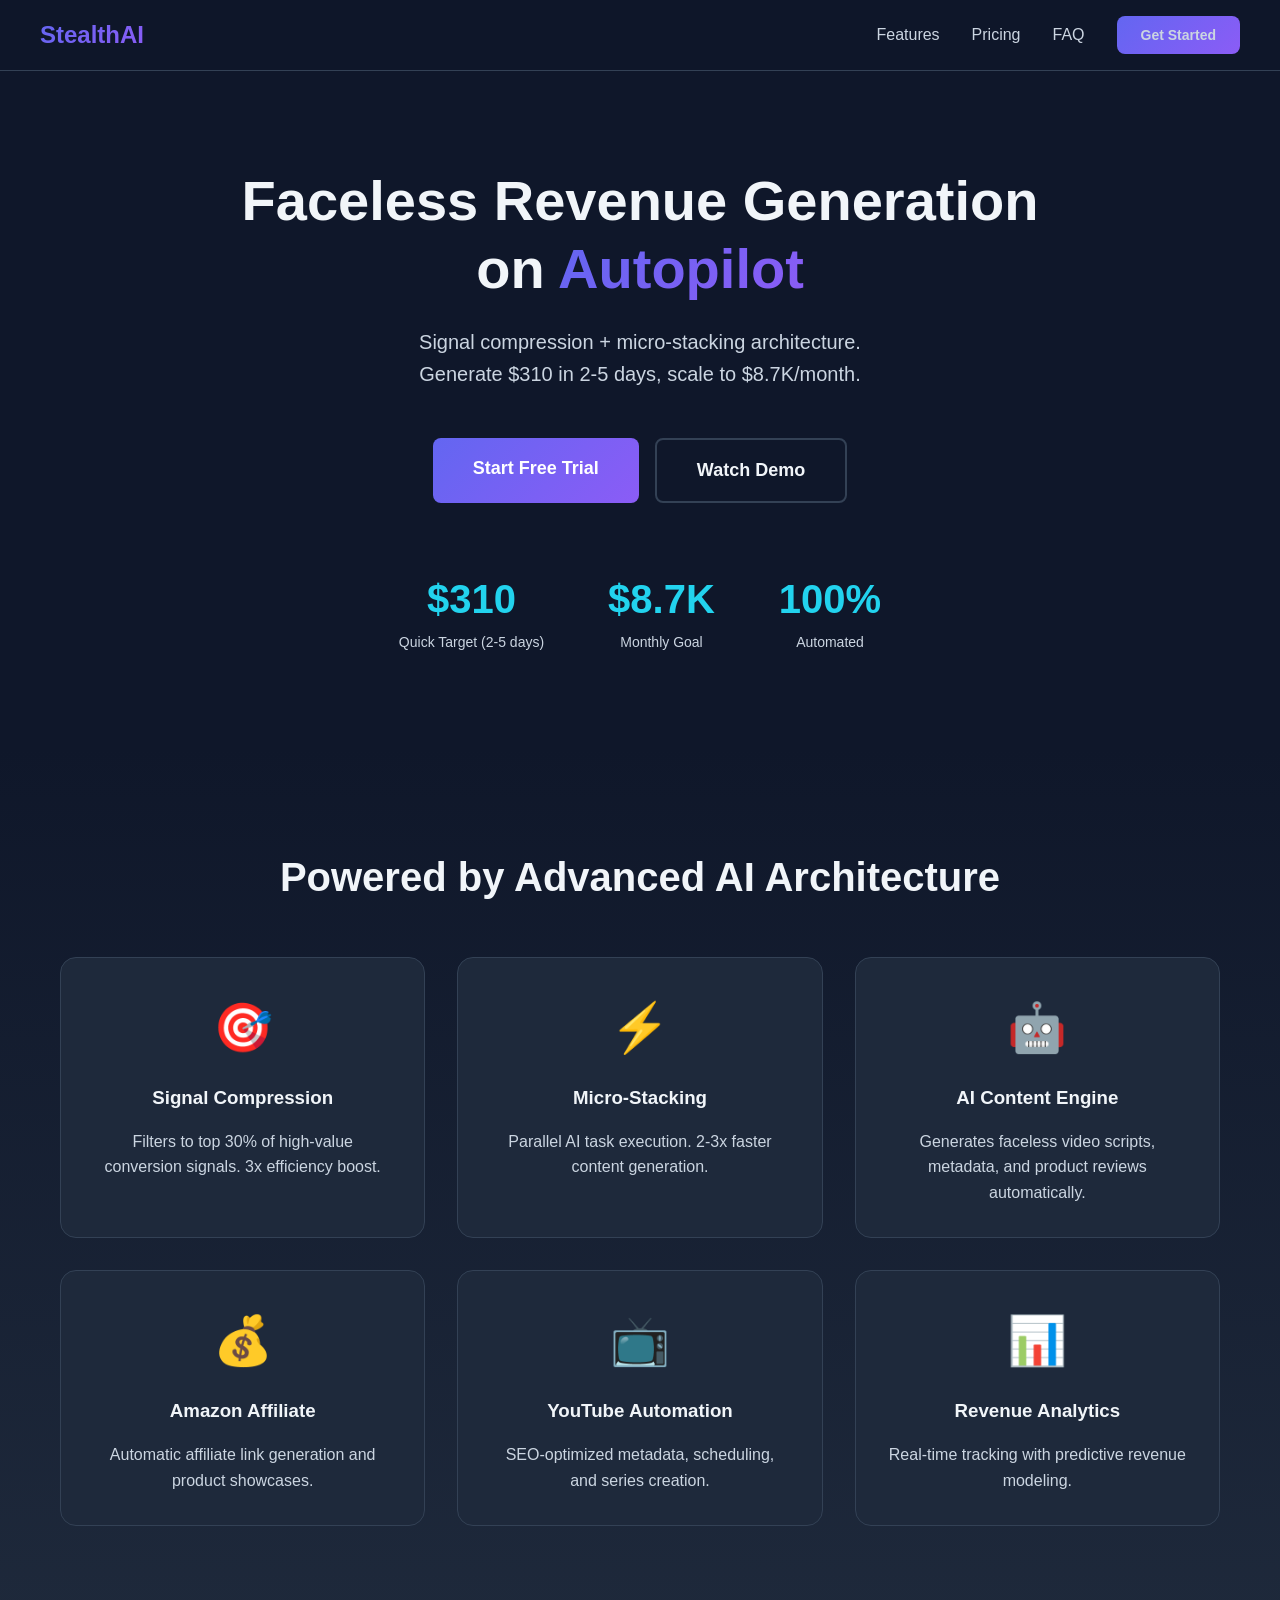
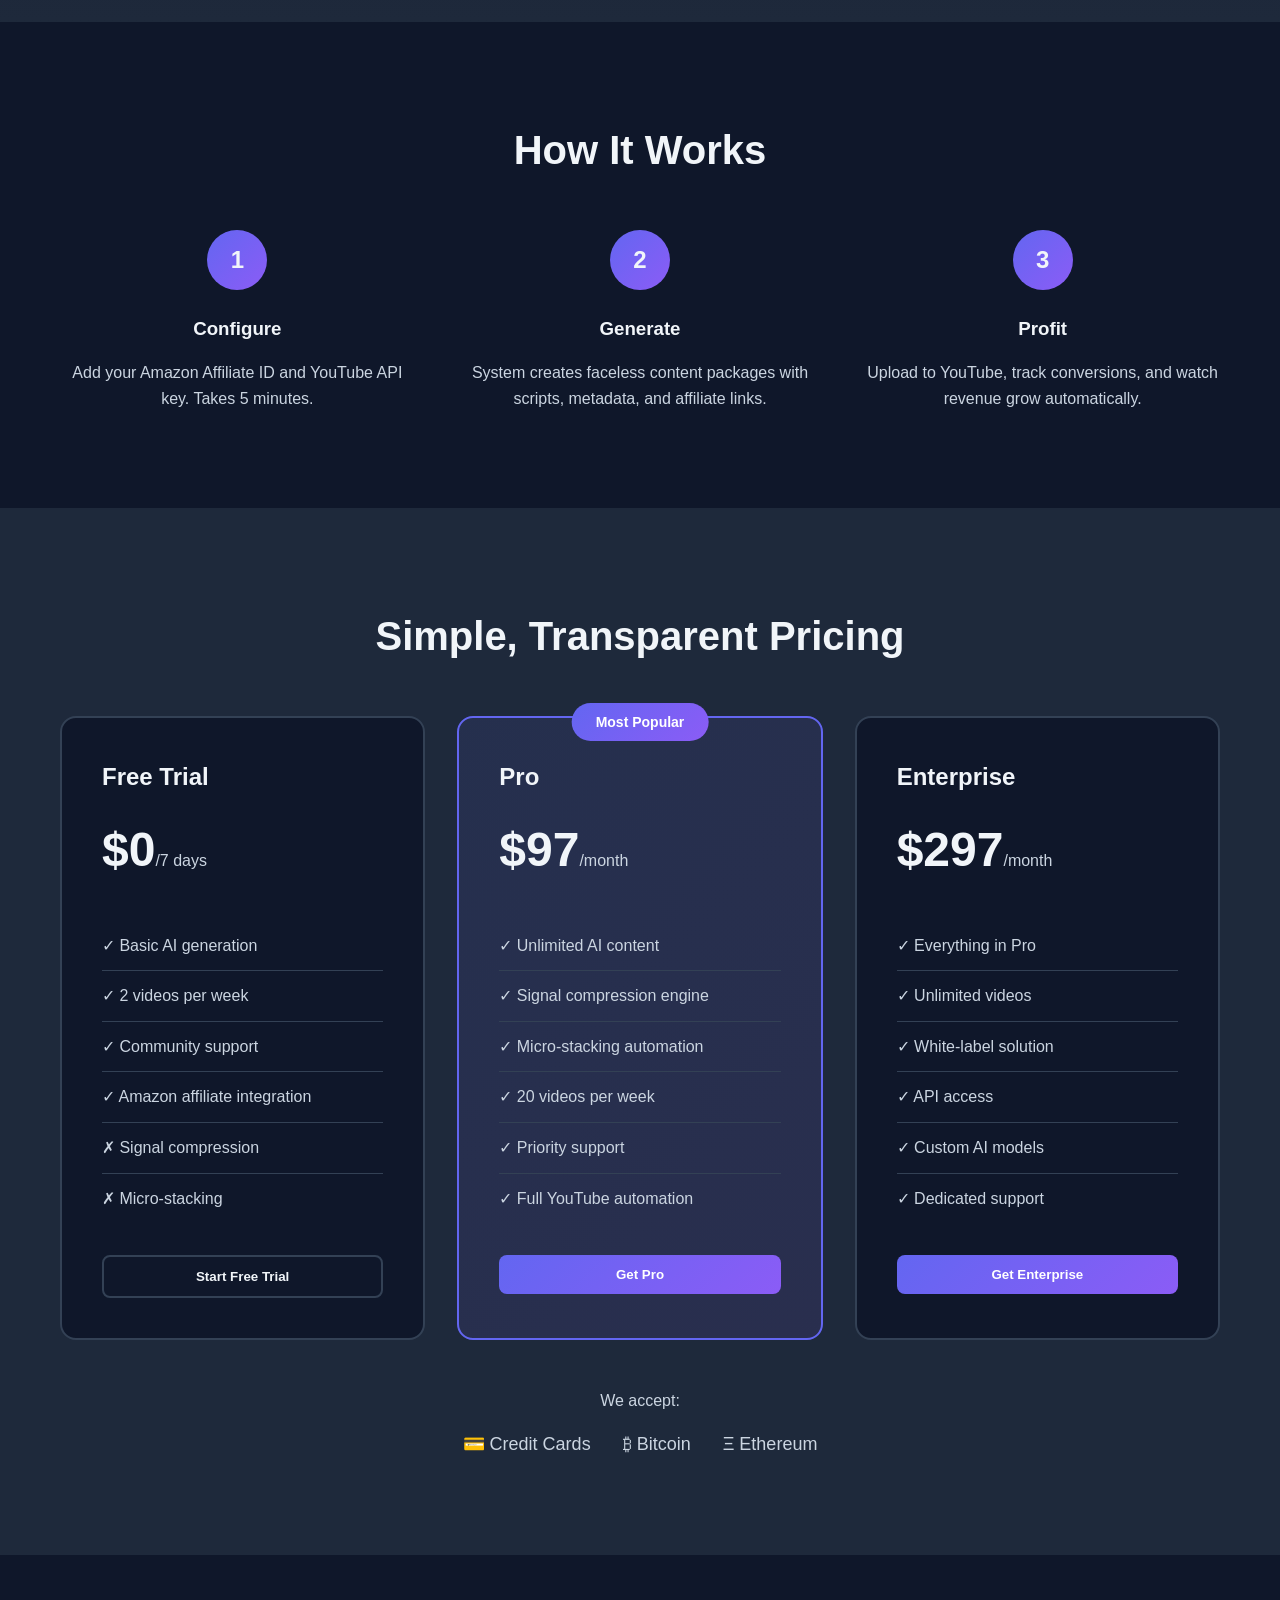
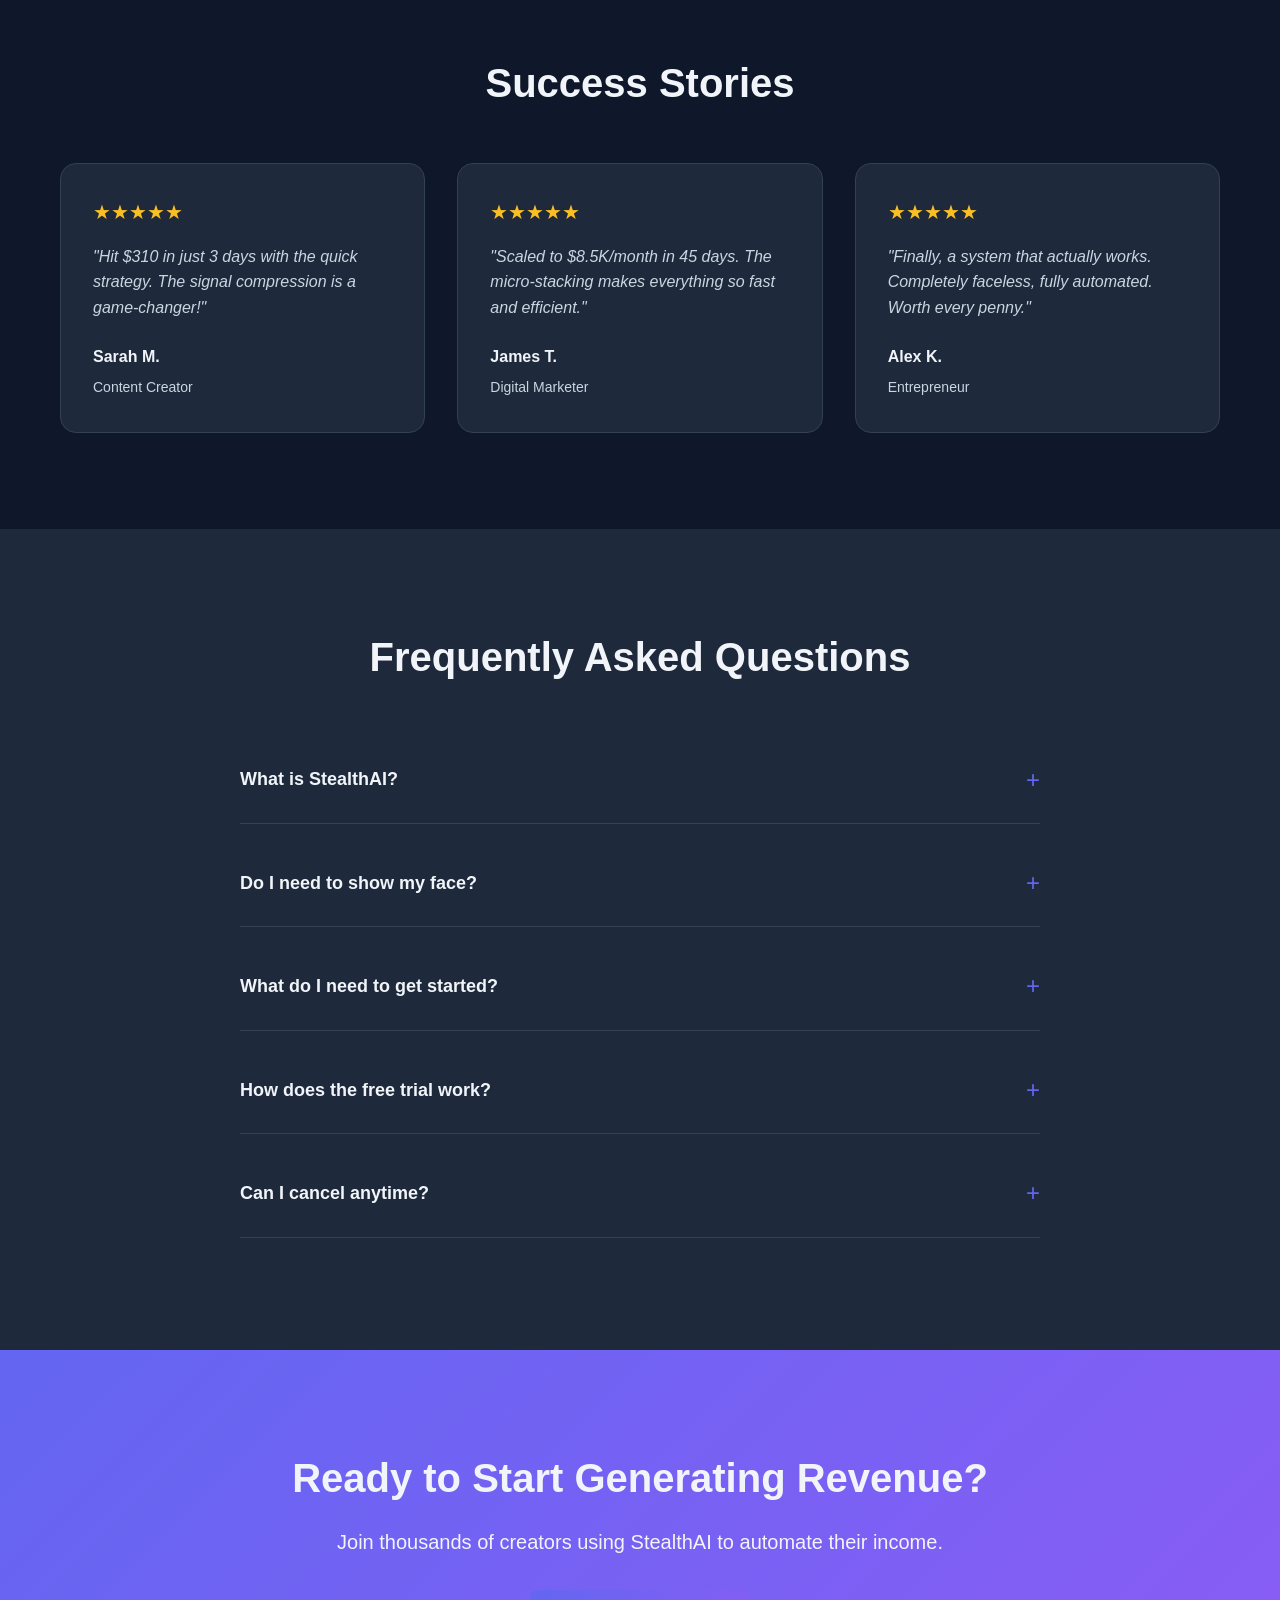
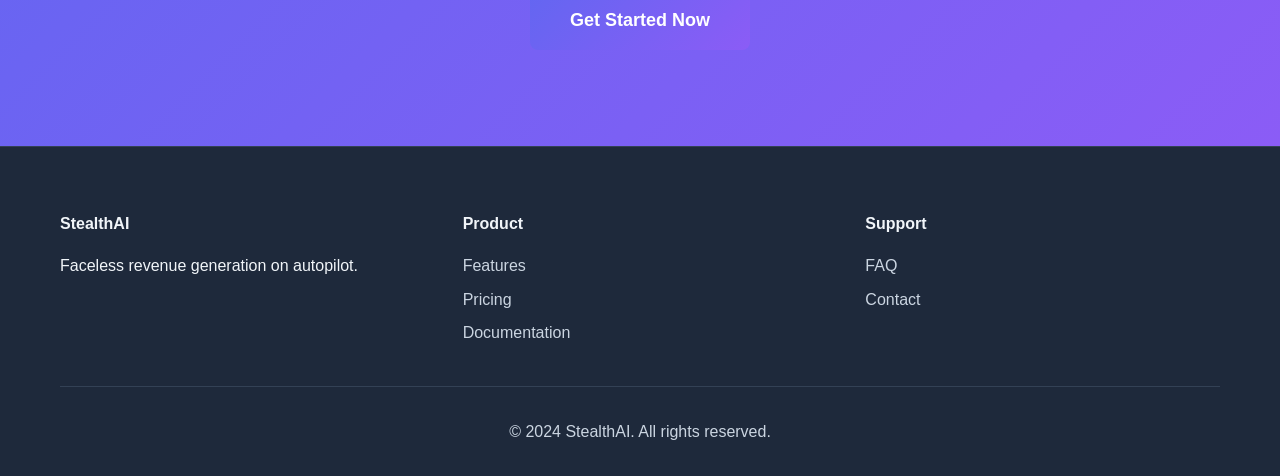
<file: landing_page/index.html>
<!DOCTYPE html>
<html lang="en">
<head>
    <meta charset="UTF-8">
    <meta name="viewport" content="width=device-width, initial-scale=1.0">
    <title>StealthAI - Faceless Revenue Generation Engine</title>
    <meta name="description" content="Automated AI-powered content generation and monetization system. Signal compression + micro-stacking = $310 quick, $8.7K sustained revenue.">
    <link rel="stylesheet" href="assets/css/style.css">
    <script src="https://js.stripe.com/v3/"></script>
</head>
<body>
    <!-- Header -->
    <header class="header">
        <nav class="nav container">
            <div class="nav-brand">
                <h1>StealthAI</h1>
            </div>
            <ul class="nav-menu">
                <li><a href="#features">Features</a></li>
                <li><a href="#pricing">Pricing</a></li>
                <li><a href="#faq">FAQ</a></li>
                <li><a href="#contact" class="btn btn-primary btn-sm">Get Started</a></li>
            </ul>
        </nav>
    </header>

    <!-- Hero Section -->
    <section class="hero">
        <div class="container">
            <div class="hero-content">
                <h1 class="hero-title">Faceless Revenue Generation<br>on <span class="highlight">Autopilot</span></h1>
                <p class="hero-subtitle">Signal compression + micro-stacking architecture.<br>Generate $310 in 2-5 days, scale to $8.7K/month.</p>
                <div class="hero-cta">
                    <a href="#pricing" class="btn btn-primary btn-lg">Start Free Trial</a>
                    <a href="#demo" class="btn btn-secondary btn-lg">Watch Demo</a>
                </div>
                <div class="hero-stats">
                    <div class="stat">
                        <div class="stat-number">$310</div>
                        <div class="stat-label">Quick Target (2-5 days)</div>
                    </div>
                    <div class="stat">
                        <div class="stat-number">$8.7K</div>
                        <div class="stat-label">Monthly Goal</div>
                    </div>
                    <div class="stat">
                        <div class="stat-number">100%</div>
                        <div class="stat-label">Automated</div>
                    </div>
                </div>
            </div>
        </div>
    </section>

    <!-- Features Section -->
    <section id="features" class="features">
        <div class="container">
            <h2 class="section-title">Powered by Advanced AI Architecture</h2>
            <div class="features-grid">
                <div class="feature-card">
                    <div class="feature-icon">🎯</div>
                    <h3>Signal Compression</h3>
                    <p>Filters to top 30% of high-value conversion signals. 3x efficiency boost.</p>
                </div>
                <div class="feature-card">
                    <div class="feature-icon">⚡</div>
                    <h3>Micro-Stacking</h3>
                    <p>Parallel AI task execution. 2-3x faster content generation.</p>
                </div>
                <div class="feature-card">
                    <div class="feature-icon">🤖</div>
                    <h3>AI Content Engine</h3>
                    <p>Generates faceless video scripts, metadata, and product reviews automatically.</p>
                </div>
                <div class="feature-card">
                    <div class="feature-icon">💰</div>
                    <h3>Amazon Affiliate</h3>
                    <p>Automatic affiliate link generation and product showcases.</p>
                </div>
                <div class="feature-card">
                    <div class="feature-icon">📺</div>
                    <h3>YouTube Automation</h3>
                    <p>SEO-optimized metadata, scheduling, and series creation.</p>
                </div>
                <div class="feature-card">
                    <div class="feature-icon">📊</div>
                    <h3>Revenue Analytics</h3>
                    <p>Real-time tracking with predictive revenue modeling.</p>
                </div>
            </div>
        </div>
    </section>

    <!-- How It Works -->
    <section class="how-it-works">
        <div class="container">
            <h2 class="section-title">How It Works</h2>
            <div class="steps">
                <div class="step">
                    <div class="step-number">1</div>
                    <h3>Configure</h3>
                    <p>Add your Amazon Affiliate ID and YouTube API key. Takes 5 minutes.</p>
                </div>
                <div class="step">
                    <div class="step-number">2</div>
                    <h3>Generate</h3>
                    <p>System creates faceless content packages with scripts, metadata, and affiliate links.</p>
                </div>
                <div class="step">
                    <div class="step-number">3</div>
                    <h3>Profit</h3>
                    <p>Upload to YouTube, track conversions, and watch revenue grow automatically.</p>
                </div>
            </div>
        </div>
    </section>

    <!-- Pricing Section -->
    <section id="pricing" class="pricing">
        <div class="container">
            <h2 class="section-title">Simple, Transparent Pricing</h2>
            <div class="pricing-grid">
                <!-- Free Trial -->
                <div class="pricing-card">
                    <div class="pricing-header">
                        <h3>Free Trial</h3>
                        <div class="price">$0<span>/7 days</span></div>
                    </div>
                    <ul class="pricing-features">
                        <li>✓ Basic AI generation</li>
                        <li>✓ 2 videos per week</li>
                        <li>✓ Community support</li>
                        <li>✓ Amazon affiliate integration</li>
                        <li>✗ Signal compression</li>
                        <li>✗ Micro-stacking</li>
                    </ul>
                    <button class="btn btn-secondary btn-block" onclick="startTrial()">Start Free Trial</button>
                </div>

                <!-- Pro Plan -->
                <div class="pricing-card featured">
                    <div class="pricing-badge">Most Popular</div>
                    <div class="pricing-header">
                        <h3>Pro</h3>
                        <div class="price">$97<span>/month</span></div>
                    </div>
                    <ul class="pricing-features">
                        <li>✓ Unlimited AI content</li>
                        <li>✓ Signal compression engine</li>
                        <li>✓ Micro-stacking automation</li>
                        <li>✓ 20 videos per week</li>
                        <li>✓ Priority support</li>
                        <li>✓ Full YouTube automation</li>
                    </ul>
                    <button class="btn btn-primary btn-block" onclick="selectPlan('pro')">Get Pro</button>
                </div>

                <!-- Enterprise Plan -->
                <div class="pricing-card">
                    <div class="pricing-header">
                        <h3>Enterprise</h3>
                        <div class="price">$297<span>/month</span></div>
                    </div>
                    <ul class="pricing-features">
                        <li>✓ Everything in Pro</li>
                        <li>✓ Unlimited videos</li>
                        <li>✓ White-label solution</li>
                        <li>✓ API access</li>
                        <li>✓ Custom AI models</li>
                        <li>✓ Dedicated support</li>
                    </ul>
                    <button class="btn btn-primary btn-block" onclick="selectPlan('enterprise')">Get Enterprise</button>
                </div>
            </div>
            
            <div class="payment-methods">
                <p>We accept:</p>
                <div class="payment-icons">
                    <span>💳 Credit Cards</span>
                    <span>₿ Bitcoin</span>
                    <span>Ξ Ethereum</span>
                </div>
            </div>
        </div>
    </section>

    <!-- Testimonials -->
    <section class="testimonials">
        <div class="container">
            <h2 class="section-title">Success Stories</h2>
            <div class="testimonials-grid">
                <div class="testimonial-card">
                    <div class="testimonial-rating">★★★★★</div>
                    <p>"Hit $310 in just 3 days with the quick strategy. The signal compression is a game-changer!"</p>
                    <div class="testimonial-author">
                        <strong>Sarah M.</strong>
                        <span>Content Creator</span>
                    </div>
                </div>
                <div class="testimonial-card">
                    <div class="testimonial-rating">★★★★★</div>
                    <p>"Scaled to $8.5K/month in 45 days. The micro-stacking makes everything so fast and efficient."</p>
                    <div class="testimonial-author">
                        <strong>James T.</strong>
                        <span>Digital Marketer</span>
                    </div>
                </div>
                <div class="testimonial-card">
                    <div class="testimonial-rating">★★★★★</div>
                    <p>"Finally, a system that actually works. Completely faceless, fully automated. Worth every penny."</p>
                    <div class="testimonial-author">
                        <strong>Alex K.</strong>
                        <span>Entrepreneur</span>
                    </div>
                </div>
            </div>
        </div>
    </section>

    <!-- FAQ -->
    <section id="faq" class="faq">
        <div class="container">
            <h2 class="section-title">Frequently Asked Questions</h2>
            <div class="faq-list">
                <div class="faq-item">
                    <div class="faq-question" onclick="toggleFAQ(this)">
                        <h3>What is StealthAI?</h3>
                        <span class="faq-icon">+</span>
                    </div>
                    <div class="faq-answer">
                        <p>StealthAI is an automated revenue generation system that uses signal compression and micro-stacking to create faceless YouTube content with Amazon affiliate integration. It targets $310 in quick revenue and scales to $8.7K monthly.</p>
                    </div>
                </div>
                <div class="faq-item">
                    <div class="faq-question" onclick="toggleFAQ(this)">
                        <h3>Do I need to show my face?</h3>
                        <span class="faq-icon">+</span>
                    </div>
                    <div class="faq-answer">
                        <p>No! StealthAI is designed for faceless content creation. The system generates scripts for voiceover narration and you create videos using stock footage or screen recordings.</p>
                    </div>
                </div>
                <div class="faq-item">
                    <div class="faq-question" onclick="toggleFAQ(this)">
                        <h3>What do I need to get started?</h3>
                        <span class="faq-icon">+</span>
                    </div>
                    <div class="faq-answer">
                        <p>You need: 1) Amazon Associate account (free), 2) YouTube Data API key (free), 3) Optional: Ollama for AI content generation (free). Setup takes about 5 minutes.</p>
                    </div>
                </div>
                <div class="faq-item">
                    <div class="faq-question" onclick="toggleFAQ(this)">
                        <h3>How does the free trial work?</h3>
                        <span class="faq-icon">+</span>
                    </div>
                    <div class="faq-answer">
                        <p>The 7-day free trial gives you access to basic features. No credit card required. You can generate 2 videos per week and test the Amazon affiliate integration.</p>
                    </div>
                </div>
                <div class="faq-item">
                    <div class="faq-question" onclick="toggleFAQ(this)">
                        <h3>Can I cancel anytime?</h3>
                        <span class="faq-icon">+</span>
                    </div>
                    <div class="faq-answer">
                        <p>Yes! Cancel anytime with no questions asked. Your license will remain active until the end of your billing period.</p>
                    </div>
                </div>
            </div>
        </div>
    </section>

    <!-- CTA Section -->
    <section id="contact" class="cta">
        <div class="container">
            <h2>Ready to Start Generating Revenue?</h2>
            <p>Join thousands of creators using StealthAI to automate their income.</p>
            <a href="#pricing" class="btn btn-primary btn-lg">Get Started Now</a>
        </div>
    </section>

    <!-- Footer -->
    <footer class="footer">
        <div class="container">
            <div class="footer-content">
                <div class="footer-section">
                    <h4>StealthAI</h4>
                    <p>Faceless revenue generation on autopilot.</p>
                </div>
                <div class="footer-section">
                    <h4>Product</h4>
                    <ul>
                        <li><a href="#features">Features</a></li>
                        <li><a href="#pricing">Pricing</a></li>
                        <li><a href="https://github.com/S3OPS/StealthAI">Documentation</a></li>
                    </ul>
                </div>
                <div class="footer-section">
                    <h4>Support</h4>
                    <ul>
                        <li><a href="#faq">FAQ</a></li>
                        <li><a href="mailto:support@stealthai.com">Contact</a></li>
                    </ul>
                </div>
            </div>
            <div class="footer-bottom">
                <p>&copy; 2024 StealthAI. All rights reserved.</p>
            </div>
        </div>
    </footer>

    <!-- Crypto Payment Modal -->
    <div id="cryptoModal" class="modal">
        <div class="modal-content">
            <span class="close" onclick="closeCryptoModal()">&times;</span>
            <h2>Cryptocurrency Payment</h2>
            <div id="cryptoPaymentDetails">
                <!-- Will be populated by JavaScript -->
            </div>
        </div>
    </div>

    <script src="assets/js/main.js"></script>
</body>
</html>
</file>
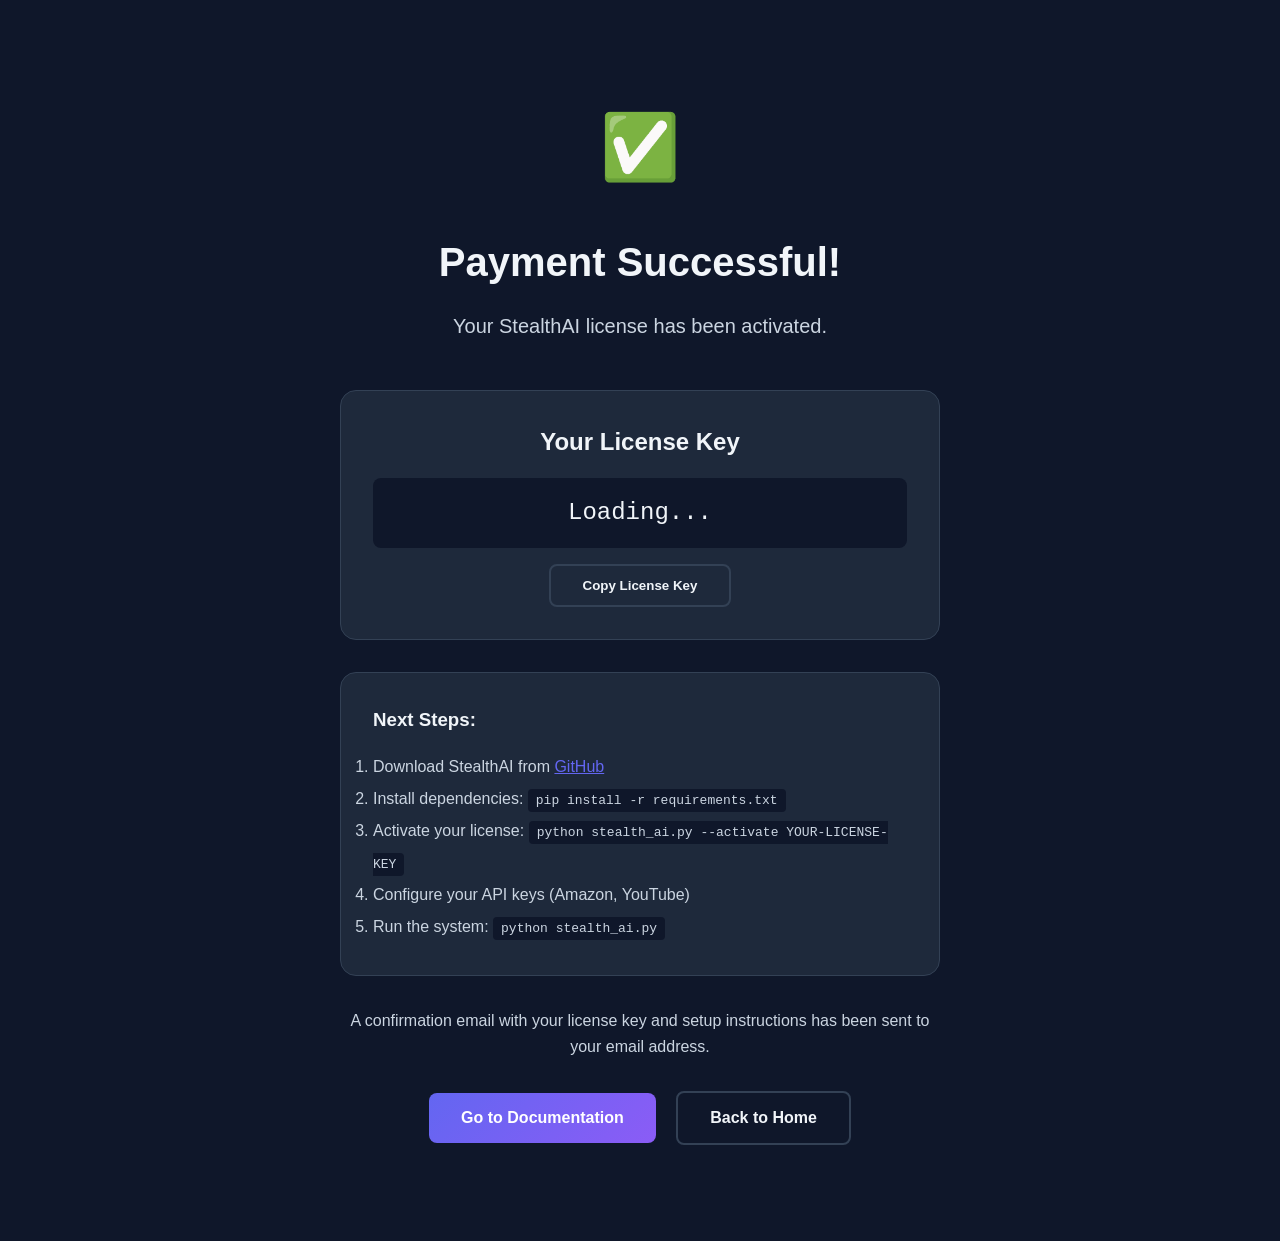
<file: landing_page/success.html>
<!DOCTYPE html>
<html lang="en">
<head>
    <meta charset="UTF-8">
    <meta name="viewport" content="width=device-width, initial-scale=1.0">
    <title>Payment Successful - StealthAI</title>
    <link rel="stylesheet" href="assets/css/style.css">
</head>
<body>
    <div class="container" style="text-align: center; padding: 6rem 2rem;">
        <div style="max-width: 600px; margin: 0 auto;">
            <div style="font-size: 4rem; margin-bottom: 2rem;">✅</div>
            <h1 style="font-size: 2.5rem; margin-bottom: 1rem;">Payment Successful!</h1>
            <p style="color: var(--text-secondary); font-size: 1.25rem; margin-bottom: 3rem;">
                Your StealthAI license has been activated.
            </p>
            
            <div style="background: var(--bg-card); border: 1px solid var(--border); border-radius: 1rem; padding: 2rem; margin-bottom: 2rem;">
                <h2 style="margin-bottom: 1rem;">Your License Key</h2>
                <div id="licenseKey" style="font-family: monospace; font-size: 1.5rem; padding: 1rem; background: var(--bg-dark); border-radius: 0.5rem; margin-bottom: 1rem;">
                    Loading...
                </div>
                <button onclick="copyLicenseKey()" class="btn btn-secondary">Copy License Key</button>
            </div>
            
            <div style="background: var(--bg-card); border: 1px solid var(--border); border-radius: 1rem; padding: 2rem; margin-bottom: 2rem; text-align: left;">
                <h3 style="margin-bottom: 1rem;">Next Steps:</h3>
                <ol style="color: var(--text-secondary); line-height: 2;">
                    <li>Download StealthAI from <a href="https://github.com/S3OPS/StealthAI" style="color: var(--primary-color);">GitHub</a></li>
                    <li>Install dependencies: <code style="background: var(--bg-dark); padding: 0.25rem 0.5rem; border-radius: 0.25rem;">pip install -r requirements.txt</code></li>
                    <li>Activate your license: <code style="background: var(--bg-dark); padding: 0.25rem 0.5rem; border-radius: 0.25rem;">python stealth_ai.py --activate YOUR-LICENSE-KEY</code></li>
                    <li>Configure your API keys (Amazon, YouTube)</li>
                    <li>Run the system: <code style="background: var(--bg-dark); padding: 0.25rem 0.5rem; border-radius: 0.25rem;">python stealth_ai.py</code></li>
                </ol>
            </div>
            
            <p style="color: var(--text-secondary); margin-bottom: 2rem;">
                A confirmation email with your license key and setup instructions has been sent to your email address.
            </p>
            
            <div>
                <a href="https://github.com/S3OPS/StealthAI" class="btn btn-primary">Go to Documentation</a>
                <a href="index.html" class="btn btn-secondary" style="margin-left: 1rem;">Back to Home</a>
            </div>
        </div>
    </div>
    
    <script>
        // Extract session ID from URL
        const urlParams = new URLSearchParams(window.location.search);
        const sessionId = urlParams.get('session_id');
        
        if (sessionId) {
            // In production, fetch actual license key from backend
            document.getElementById('licenseKey').textContent = 'XXXX-XXXX-XXXX-XXXX';
            
            // Could make API call to get actual license key
            // fetch(`/api/get-license?session=${sessionId}`)
            //     .then(r => r.json())
            //     .then(data => {
            //         document.getElementById('licenseKey').textContent = data.license_key;
            //     });
        }
        
        function copyLicenseKey() {
            const licenseKey = document.getElementById('licenseKey').textContent;
            navigator.clipboard.writeText(licenseKey).then(() => {
                alert('License key copied to clipboard!');
            });
        }
    </script>
</body>
</html>
</file>
<file: landing_page/assets/css/style.css>
/* StealthAI Landing Page Styles */

:root {
    --primary-color: #6366f1;
    --primary-dark: #4f46e5;
    --secondary-color: #8b5cf6;
    --bg-dark: #0f172a;
    --bg-card: #1e293b;
    --text-primary: #f1f5f9;
    --text-secondary: #cbd5e1;
    --accent: #22d3ee;
    --success: #10b981;
    --border: #334155;
}

* {
    margin: 0;
    padding: 0;
    box-sizing: border-box;
}

body {
    font-family: -apple-system, BlinkMacSystemFont, 'Segoe UI', Roboto, 'Helvetica Neue', Arial, sans-serif;
    background: var(--bg-dark);
    color: var(--text-primary);
    line-height: 1.6;
}

.container {
    max-width: 1200px;
    margin: 0 auto;
    padding: 0 20px;
}

/* Header & Navigation */
.header {
    position: sticky;
    top: 0;
    background: rgba(15, 23, 42, 0.95);
    backdrop-filter: blur(10px);
    border-bottom: 1px solid var(--border);
    z-index: 1000;
}

.nav {
    display: flex;
    justify-content: space-between;
    align-items: center;
    padding: 1rem 0;
}

.nav-brand h1 {
    font-size: 1.5rem;
    background: linear-gradient(135deg, var(--primary-color), var(--secondary-color));
    -webkit-background-clip: text;
    -webkit-text-fill-color: transparent;
}

.nav-menu {
    display: flex;
    list-style: none;
    gap: 2rem;
    align-items: center;
}

.nav-menu a {
    color: var(--text-secondary);
    text-decoration: none;
    transition: color 0.3s;
}

.nav-menu a:hover {
    color: var(--primary-color);
}

/* Hero Section */
.hero {
    padding: 6rem 0;
    text-align: center;
}

.hero-title {
    font-size: 3.5rem;
    font-weight: 700;
    margin-bottom: 1.5rem;
    line-height: 1.2;
}

.highlight {
    background: linear-gradient(135deg, var(--primary-color), var(--secondary-color));
    -webkit-background-clip: text;
    -webkit-text-fill-color: transparent;
}

.hero-subtitle {
    font-size: 1.25rem;
    color: var(--text-secondary);
    margin-bottom: 3rem;
    max-width: 700px;
    margin-left: auto;
    margin-right: auto;
}

.hero-cta {
    display: flex;
    gap: 1rem;
    justify-content: center;
    margin-bottom: 4rem;
}

.hero-stats {
    display: flex;
    justify-content: center;
    gap: 4rem;
    flex-wrap: wrap;
}

.stat {
    text-align: center;
}

.stat-number {
    font-size: 2.5rem;
    font-weight: 700;
    color: var(--accent);
}

.stat-label {
    color: var(--text-secondary);
    font-size: 0.875rem;
}

/* Buttons */
.btn {
    display: inline-block;
    padding: 0.75rem 2rem;
    border-radius: 0.5rem;
    text-decoration: none;
    font-weight: 600;
    transition: all 0.3s;
    border: none;
    cursor: pointer;
}

.btn-primary {
    background: linear-gradient(135deg, var(--primary-color), var(--secondary-color));
    color: white;
}

.btn-primary:hover {
    transform: translateY(-2px);
    box-shadow: 0 10px 25px rgba(99, 102, 241, 0.3);
}

.btn-secondary {
    background: transparent;
    color: var(--text-primary);
    border: 2px solid var(--border);
}

.btn-secondary:hover {
    border-color: var(--primary-color);
    color: var(--primary-color);
}

.btn-lg {
    padding: 1rem 2.5rem;
    font-size: 1.125rem;
}

.btn-sm {
    padding: 0.5rem 1.5rem;
    font-size: 0.875rem;
}

.btn-block {
    width: 100%;
    text-align: center;
}

/* Sections */
.section-title {
    text-align: center;
    font-size: 2.5rem;
    margin-bottom: 3rem;
}

/* Features */
.features {
    padding: 6rem 0;
    background: linear-gradient(180deg, var(--bg-dark) 0%, var(--bg-card) 100%);
}

.features-grid {
    display: grid;
    grid-template-columns: repeat(auto-fit, minmax(300px, 1fr));
    gap: 2rem;
}

.feature-card {
    background: var(--bg-card);
    border: 1px solid var(--border);
    border-radius: 1rem;
    padding: 2rem;
    text-align: center;
    transition: transform 0.3s, border-color 0.3s;
}

.feature-card:hover {
    transform: translateY(-5px);
    border-color: var(--primary-color);
}

.feature-icon {
    font-size: 3rem;
    margin-bottom: 1rem;
}

.feature-card h3 {
    margin-bottom: 1rem;
    color: var(--text-primary);
}

.feature-card p {
    color: var(--text-secondary);
}

/* How It Works */
.how-it-works {
    padding: 6rem 0;
}

.steps {
    display: grid;
    grid-template-columns: repeat(auto-fit, minmax(250px, 1fr));
    gap: 3rem;
}

.step {
    text-align: center;
}

.step-number {
    width: 60px;
    height: 60px;
    background: linear-gradient(135deg, var(--primary-color), var(--secondary-color));
    border-radius: 50%;
    display: flex;
    align-items: center;
    justify-content: center;
    font-size: 1.5rem;
    font-weight: 700;
    margin: 0 auto 1.5rem;
}

.step h3 {
    margin-bottom: 1rem;
}

.step p {
    color: var(--text-secondary);
}

/* Pricing */
.pricing {
    padding: 6rem 0;
    background: var(--bg-card);
}

.pricing-grid {
    display: grid;
    grid-template-columns: repeat(auto-fit, minmax(300px, 1fr));
    gap: 2rem;
    margin-bottom: 3rem;
}

.pricing-card {
    background: var(--bg-dark);
    border: 2px solid var(--border);
    border-radius: 1rem;
    padding: 2.5rem;
    position: relative;
    transition: transform 0.3s, border-color 0.3s;
}

.pricing-card:hover {
    transform: translateY(-10px);
}

.pricing-card.featured {
    border-color: var(--primary-color);
    background: linear-gradient(135deg, rgba(99, 102, 241, 0.1), rgba(139, 92, 246, 0.1));
}

.pricing-badge {
    position: absolute;
    top: -15px;
    left: 50%;
    transform: translateX(-50%);
    background: linear-gradient(135deg, var(--primary-color), var(--secondary-color));
    color: white;
    padding: 0.5rem 1.5rem;
    border-radius: 2rem;
    font-size: 0.875rem;
    font-weight: 600;
}

.pricing-header h3 {
    font-size: 1.5rem;
    margin-bottom: 1rem;
}

.price {
    font-size: 3rem;
    font-weight: 700;
    margin-bottom: 2rem;
}

.price span {
    font-size: 1rem;
    color: var(--text-secondary);
    font-weight: 400;
}

.pricing-features {
    list-style: none;
    margin-bottom: 2rem;
}

.pricing-features li {
    padding: 0.75rem 0;
    border-bottom: 1px solid var(--border);
    color: var(--text-secondary);
}

.pricing-features li:last-child {
    border-bottom: none;
}

.payment-methods {
    text-align: center;
    color: var(--text-secondary);
}

.payment-icons {
    display: flex;
    justify-content: center;
    gap: 2rem;
    margin-top: 1rem;
    flex-wrap: wrap;
}

.payment-icons span {
    font-size: 1.125rem;
}

/* Testimonials */
.testimonials {
    padding: 6rem 0;
}

.testimonials-grid {
    display: grid;
    grid-template-columns: repeat(auto-fit, minmax(300px, 1fr));
    gap: 2rem;
}

.testimonial-card {
    background: var(--bg-card);
    border: 1px solid var(--border);
    border-radius: 1rem;
    padding: 2rem;
}

.testimonial-rating {
    color: #fbbf24;
    font-size: 1.25rem;
    margin-bottom: 1rem;
}

.testimonial-card p {
    color: var(--text-secondary);
    margin-bottom: 1.5rem;
    font-style: italic;
}

.testimonial-author strong {
    display: block;
    color: var(--text-primary);
    margin-bottom: 0.25rem;
}

.testimonial-author span {
    color: var(--text-secondary);
    font-size: 0.875rem;
}

/* FAQ */
.faq {
    padding: 6rem 0;
    background: var(--bg-card);
}

.faq-list {
    max-width: 800px;
    margin: 0 auto;
}

.faq-item {
    border-bottom: 1px solid var(--border);
    margin-bottom: 1rem;
}

.faq-question {
    display: flex;
    justify-content: space-between;
    align-items: center;
    padding: 1.5rem 0;
    cursor: pointer;
    user-select: none;
}

.faq-question h3 {
    font-size: 1.125rem;
    font-weight: 600;
}

.faq-icon {
    font-size: 1.5rem;
    color: var(--primary-color);
    transition: transform 0.3s;
}

.faq-item.active .faq-icon {
    transform: rotate(45deg);
}

.faq-answer {
    max-height: 0;
    overflow: hidden;
    transition: max-height 0.3s ease-out;
}

.faq-item.active .faq-answer {
    max-height: 500px;
}

.faq-answer p {
    color: var(--text-secondary);
    padding-bottom: 1.5rem;
}

/* CTA */
.cta {
    padding: 6rem 0;
    text-align: center;
    background: linear-gradient(135deg, var(--primary-color), var(--secondary-color));
}

.cta h2 {
    font-size: 2.5rem;
    margin-bottom: 1rem;
}

.cta p {
    font-size: 1.25rem;
    margin-bottom: 2rem;
}

/* Footer */
.footer {
    background: var(--bg-card);
    padding: 4rem 0 2rem;
    border-top: 1px solid var(--border);
}

.footer-content {
    display: grid;
    grid-template-columns: repeat(auto-fit, minmax(250px, 1fr));
    gap: 3rem;
    margin-bottom: 2rem;
}

.footer-section h4 {
    margin-bottom: 1rem;
}

.footer-section ul {
    list-style: none;
}

.footer-section ul li {
    margin-bottom: 0.5rem;
}

.footer-section a {
    color: var(--text-secondary);
    text-decoration: none;
    transition: color 0.3s;
}

.footer-section a:hover {
    color: var(--primary-color);
}

.footer-bottom {
    text-align: center;
    padding-top: 2rem;
    border-top: 1px solid var(--border);
    color: var(--text-secondary);
}

/* Modal */
.modal {
    display: none;
    position: fixed;
    z-index: 2000;
    left: 0;
    top: 0;
    width: 100%;
    height: 100%;
    background: rgba(0, 0, 0, 0.8);
}

.modal-content {
    background: var(--bg-card);
    margin: 10% auto;
    padding: 2rem;
    border: 1px solid var(--border);
    border-radius: 1rem;
    width: 90%;
    max-width: 500px;
}

.close {
    color: var(--text-secondary);
    float: right;
    font-size: 2rem;
    font-weight: bold;
    cursor: pointer;
}

.close:hover {
    color: var(--primary-color);
}

/* Responsive */
@media (max-width: 768px) {
    .hero-title {
        font-size: 2rem;
    }
    
    .hero-cta {
        flex-direction: column;
    }
    
    .hero-stats {
        gap: 2rem;
    }
    
    .nav-menu {
        gap: 1rem;
        font-size: 0.875rem;
    }
    
    .section-title {
        font-size: 2rem;
    }
}
</file>
